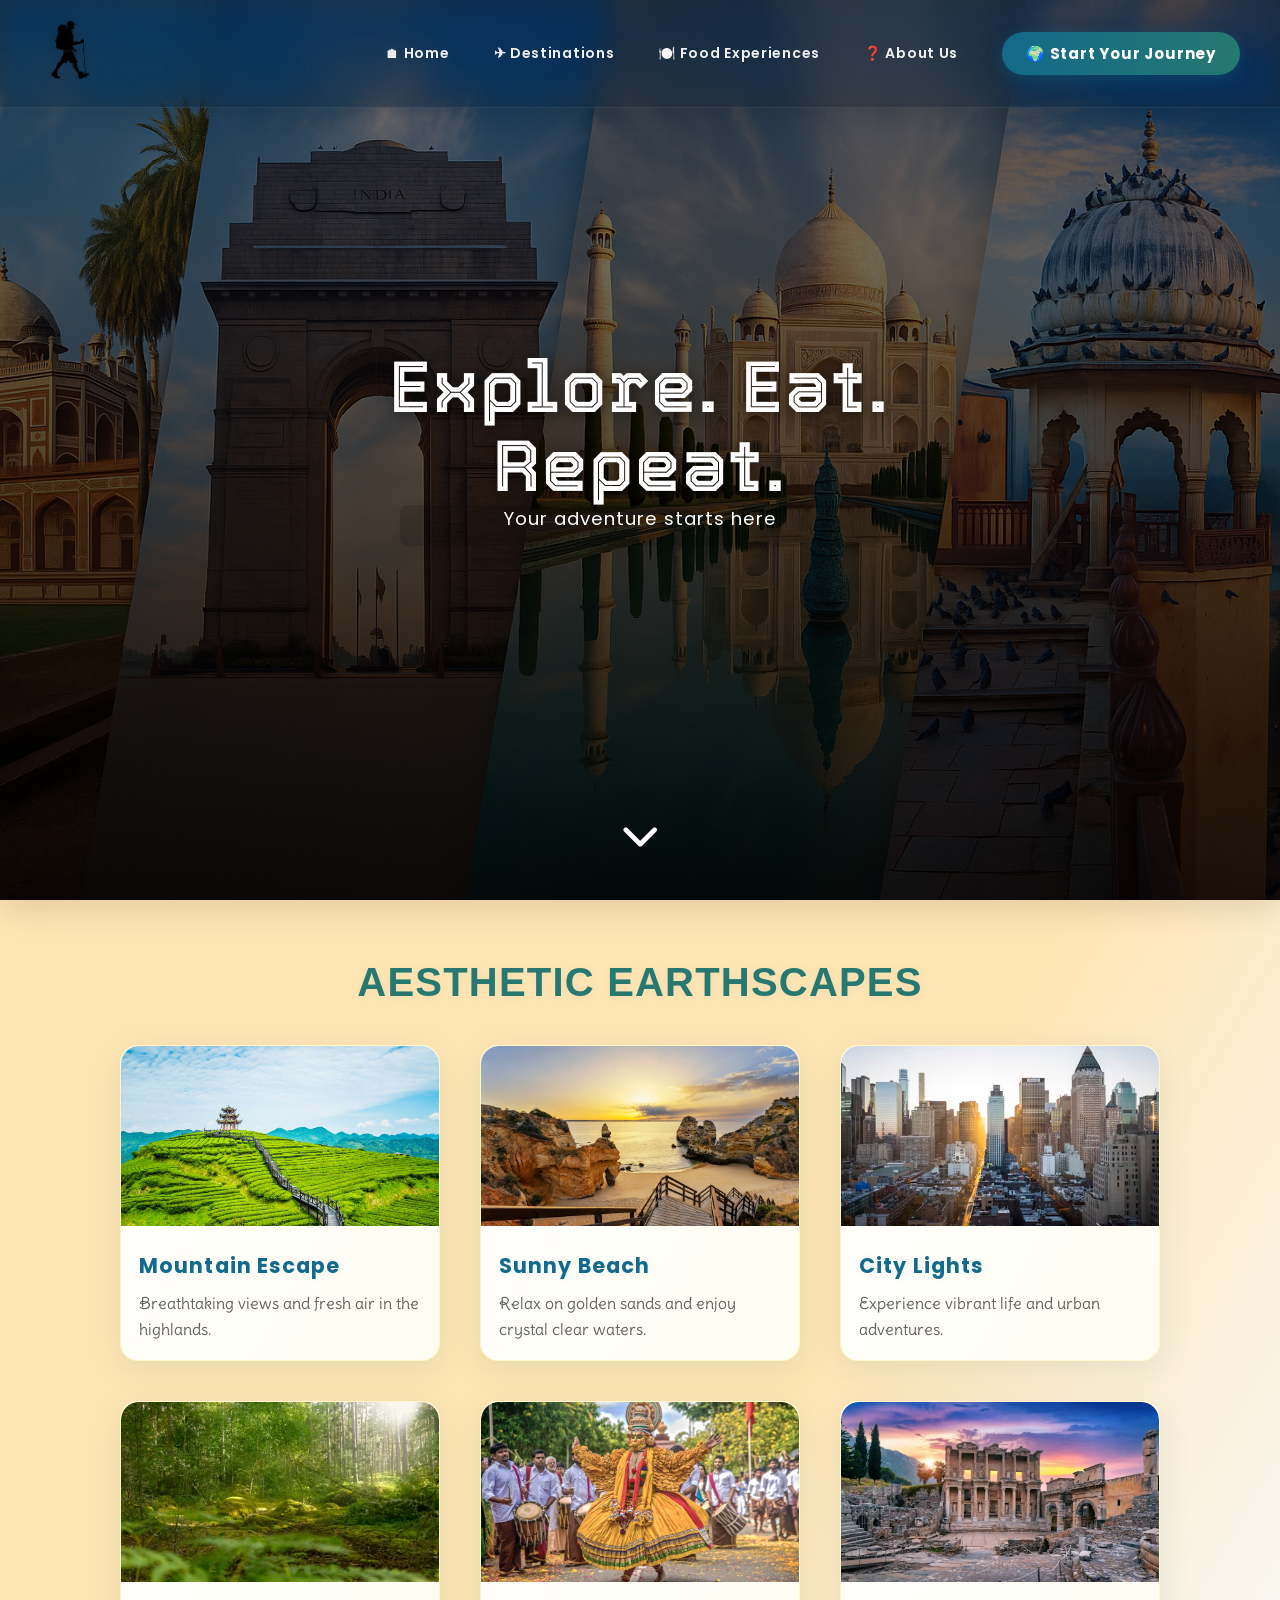
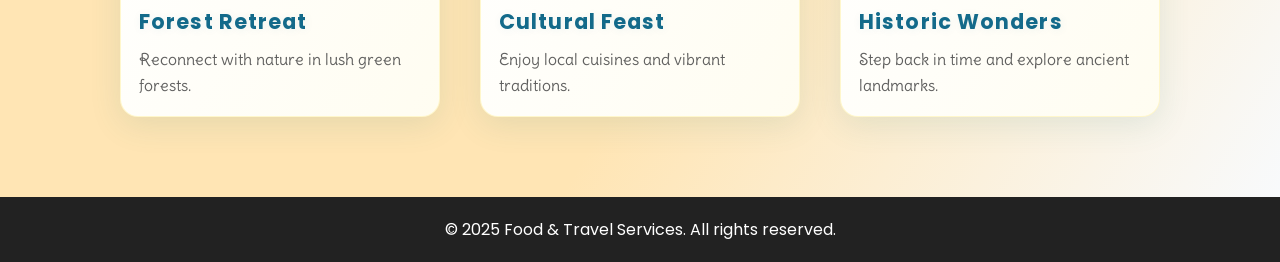
<file: index.html>
<!DOCTYPE html>
<html lang="en">
<head>
    <meta charset="UTF-8">
    <meta name="viewport" content="width=device-width, initial-scale=1">
    <title>Food & Travel Services</title>
    
    <!-- Fonts -->
    <link href="https://fonts.googleapis.com/css2?family=Poppins:wght@400;600;700&family=Playfair+Display:wght@700&display=swap" rel="stylesheet">
    <link href="https://fonts.googleapis.com/css2?family=Delius+Swash+Caps&family=Tourney:ital,wght@0,100..900;1,100..900&display=swap" rel="stylesheet">

    <!-- CSS -->
    <link rel="stylesheet" href="foodtravel.css">

    <!-- Font Awesome -->
    <link rel="stylesheet" href="https://cdnjs.cloudflare.com/ajax/libs/font-awesome/6.4.0/css/all.min.css">
</head>

<body>

    <!-- Navbar -->
    <header>
        <div class="navcontain">
            <div class="nav">
                <div class="logo">
                    <img src="travler.png" alt="Logo">
                </div>
                <nav class="nav-links">
                    <a href="#">🏠︎ Home</a>
                    <a href="destiations.html">✈︎ Destinations</a>
                    <a href="foodexperience.html">🍽️ Food Experiences</a>
                    <a href="about.html">❓ About Us</a>
                    <a href="#" class="login_form">🌍 Start Your Journey</a>
                </nav>
            </div>
        </div>
    </header>

    <!-- Hero Section -->
    <section class="main_image">
        <div class="overlay-text">
            <h1>Explore. Eat. Repeat.</h1>
           <div class="typewriter" data-placeholder="Your adventure starts here">
    <span>Discover amazing destinations</span>
    <span>Taste unforgettable flavors</span>
    <span>Your adventure starts here</span>
</div>

        </div>
        <!-- Scroll down arrow -->
        <a href="#next-section" class="scroll-down">
            <i class="fas fa-chevron-down"></i>
        </a>
    </section>

    <!-- Next Section -->

        <!-- Places to Visit Section -->
        <section id="places" class="places-section">
            <h2>Aesthetic Earthscapes</h2>
            <div class="places-cards">
                <div class="place-card">
                    <img src="mount.jpg" alt="Mountain View">
                    <div class="place-info">
                        <h3>Mountain Escape</h3>
                        <p>Breathtaking views and fresh air in the highlands.</p>
                    </div>
                </div>
                <div class="place-card">
                    <img src="sunnybeach.avif" alt="Beach">
                    <div class="place-info">
                        <h3>Sunny Beach</h3>
                        <p>Relax on golden sands and enjoy crystal clear waters.</p>
                    </div>
                </div>
                <div class="place-card">
                    <img src="city.avif" alt="City Lights">
                    <div class="place-info">
                        <h3>City Lights</h3>
                        <p>Experience vibrant life and urban adventures.</p>
                    </div>
                </div>
                    <div class="place-card">
                        <img src="nature2.avif" alt="Forest Retreat">
                        <div class="place-info">
                            <h3>Forest Retreat</h3>
                            <p>Reconnect with nature in lush green forests.</p>
                        </div>
                    </div>
                    <div class="place-card">
                        <img src="culutre.avif" alt="Cultural Feast">
                        <div class="place-info">
                            <h3>Cultural Feast</h3>
                            <p>Enjoy local cuisines and vibrant traditions.</p>
                        </div>
                    </div>
                    <div class="place-card">
                        <img src="hisoric.avif" alt="Historic Wonders">
                        <div class="place-info">
                            <h3>Historic Wonders</h3>
                            <p>Step back in time and explore ancient landmarks.</p>
                        </div>
                    </div>
            </div>
        </section>

    <!-- Footer -->
    <footer style="text-align:center; padding:20px; background:#222; color:white;">
        &copy; 2025 Food & Travel Services. All rights reserved.
    </footer>

</body>
</html>
</file>
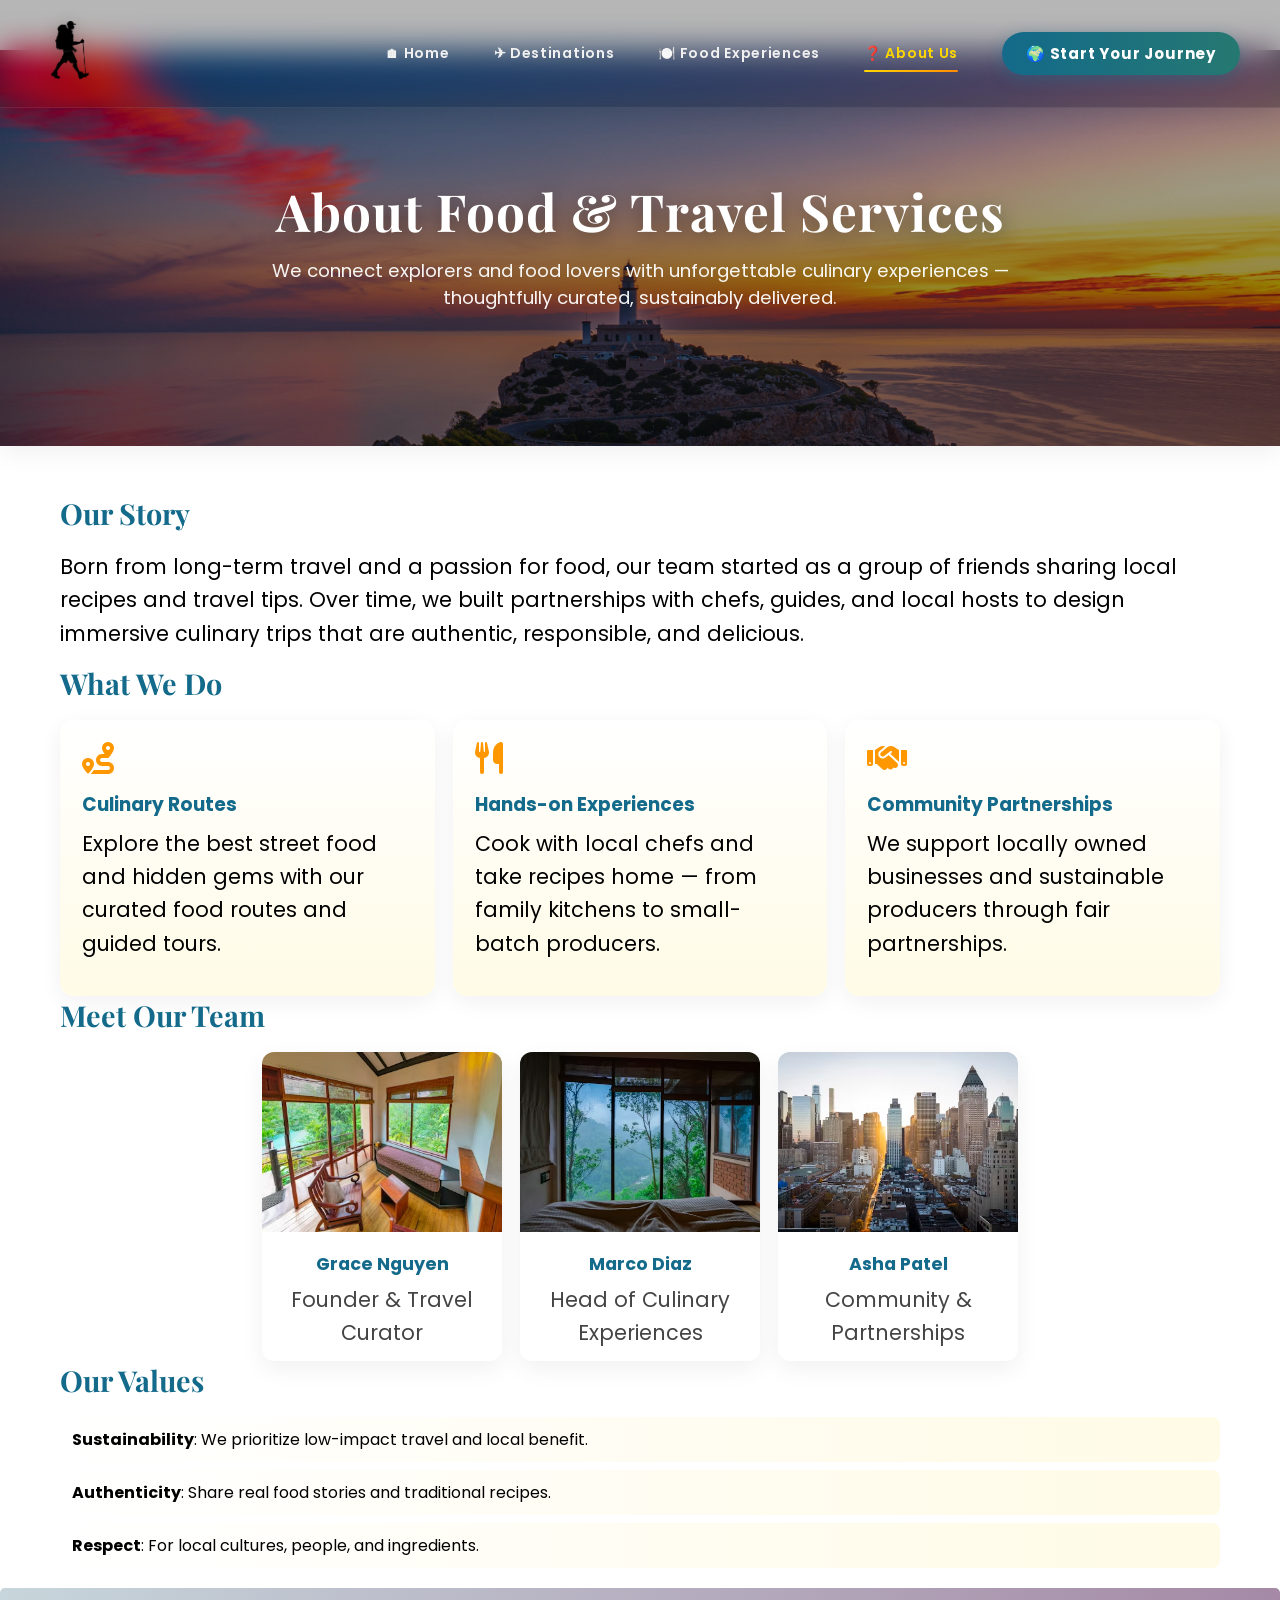
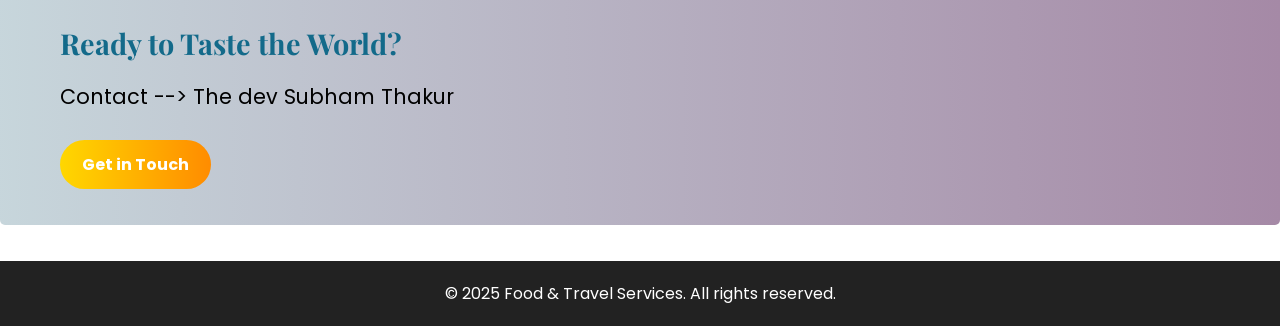
<file: about.html>
<!DOCTYPE html>
<html lang="en">

<head>
    <meta charset="UTF-8">
    <meta name="viewport" content="width=device-width, initial-scale=1.0">
    <title>About Us - Food & Travel Services</title>
    <!-- Fonts -->
    <link href="https://fonts.googleapis.com/css2?family=Poppins:wght@400;600;700&family=Playfair+Display:wght@700&display=swap" rel="stylesheet">
    <link href="https://fonts.googleapis.com/css2?family=Delius+Swash+Caps&family=Tourney:ital,wght@0,100..900;1,100..900&display=swap" rel="stylesheet">
    <!-- CSS -->
    <link rel="stylesheet" href="foodtravel.css">
    <link rel="stylesheet" href="ABOUT.CSS">
    <!-- Font Awesome -->
    <link rel="stylesheet" href="https://cdnjs.cloudflare.com/ajax/libs/font-awesome/6.4.0/css/all.min.css">
</head>

<body>
   <header>
        <div class="navcontain">
            <div class="nav">
                <div class="logo">
                    <img src="travler.png" alt="Logo">
                </div>
                <nav class="nav-links">
                    <a href="index.html">🏠︎ Home</a>
                    <a href="destiations.html">✈︎ Destinations</a>
                    <a href="foodexperience.html">🍽️ Food Experiences</a>
                    <a href="about.html" class="active">❓ About Us</a>
                    <a href="#contact" class="login_form">🌍 Start Your Journey</a>
                </nav>
            </div>
        </div>
    </header>

    <!-- About Hero -->
    <section class="about-hero">
        <div class="hero-inner">
            <h1>About Food & Travel Services</h1>
            <p class="lead">We connect explorers and food lovers with unforgettable culinary experiences — thoughtfully curated, sustainably delivered.</p>
        </div>
    </section>

    <!-- About Content -->
    <main class="about-content">
        <section class="story">
            <div class="container">
                <h2>Our Story</h2>
                <p>Born from long-term travel and a passion for food, our team started as a group of friends sharing local recipes and travel tips. Over time, we built partnerships with chefs, guides, and local hosts to design immersive culinary trips that are authentic, responsible, and delicious.</p>
            </div>
        </section>

        <section class="what-we-do">
            <div class="container">
                <h2>What We Do</h2>
                <div class="services-grid">
                    <div class="service-card">
                        <i class="fas fa-route fa-2x" aria-hidden="true"></i>
                        <h3>Culinary Routes</h3>
                        <p>Explore the best street food and hidden gems with our curated food routes and guided tours.</p>
                    </div>
                    <div class="service-card">
                        <i class="fas fa-utensils fa-2x" aria-hidden="true"></i>
                        <h3>Hands-on Experiences</h3>
                        <p>Cook with local chefs and take recipes home — from family kitchens to small-batch producers.</p>
                    </div>
                    <div class="service-card">
                        <i class="fas fa-handshake fa-2x" aria-hidden="true"></i>
                        <h3>Community Partnerships</h3>
                        <p>We support locally owned businesses and sustainable producers through fair partnerships.</p>
                    </div>
                </div>
            </div>
        </section>

        <section class="team">
            <div class="container">
                <h2>Meet Our Team</h2>
                <div class="team-grid">
                    <article class="team-card">
                        <img src="hotel.avif" alt="Grace - Founder"> 
                        <h4>Grace Nguyen</h4>
                        <p>Founder & Travel Curator</p>
                    </article>
                    <article class="team-card">
                        <img src="room.avif" alt="Marco - Culinary Lead"> 
                        <h4>Marco Diaz</h4>
                        <p>Head of Culinary Experiences</p>
                    </article>
                    <article class="team-card">
                        <img src="city.avif" alt="Asha - Community Lead"> 
                        <h4>Asha Patel</h4>
                        <p>Community & Partnerships</p>
                    </article>
                </div>
            </div>
        </section>

        <section class="values">
            <div class="container">
                <h2>Our Values</h2>
                <ul class="values-list">
                    <li><strong>Sustainability</strong>: We prioritize low-impact travel and local benefit.</li>
                    <li><strong>Authenticity</strong>: Share real food stories and traditional recipes.</li>
                    <li><strong>Respect</strong>: For local cultures, people, and ingredients.</li>
                </ul>
            </div>
        </section>

         <!-- CTA -->
         <section id="contact" class="cta">
            <div class="container">
                <h2>Ready to Taste the World?</h2>
                <p>Contact --> The dev Subham Thakur</p>
                <a class="cta-btn" href="#" role="button">Get in Touch</a>
            </div>
        </section>
    </main>

    <!-- Footer -->
    <footer style="text-align:center; padding:20px; background:#222; color:white;">
        &copy; 2025 Food & Travel Services. All rights reserved.
    </footer>
</body>


</html>
</file>
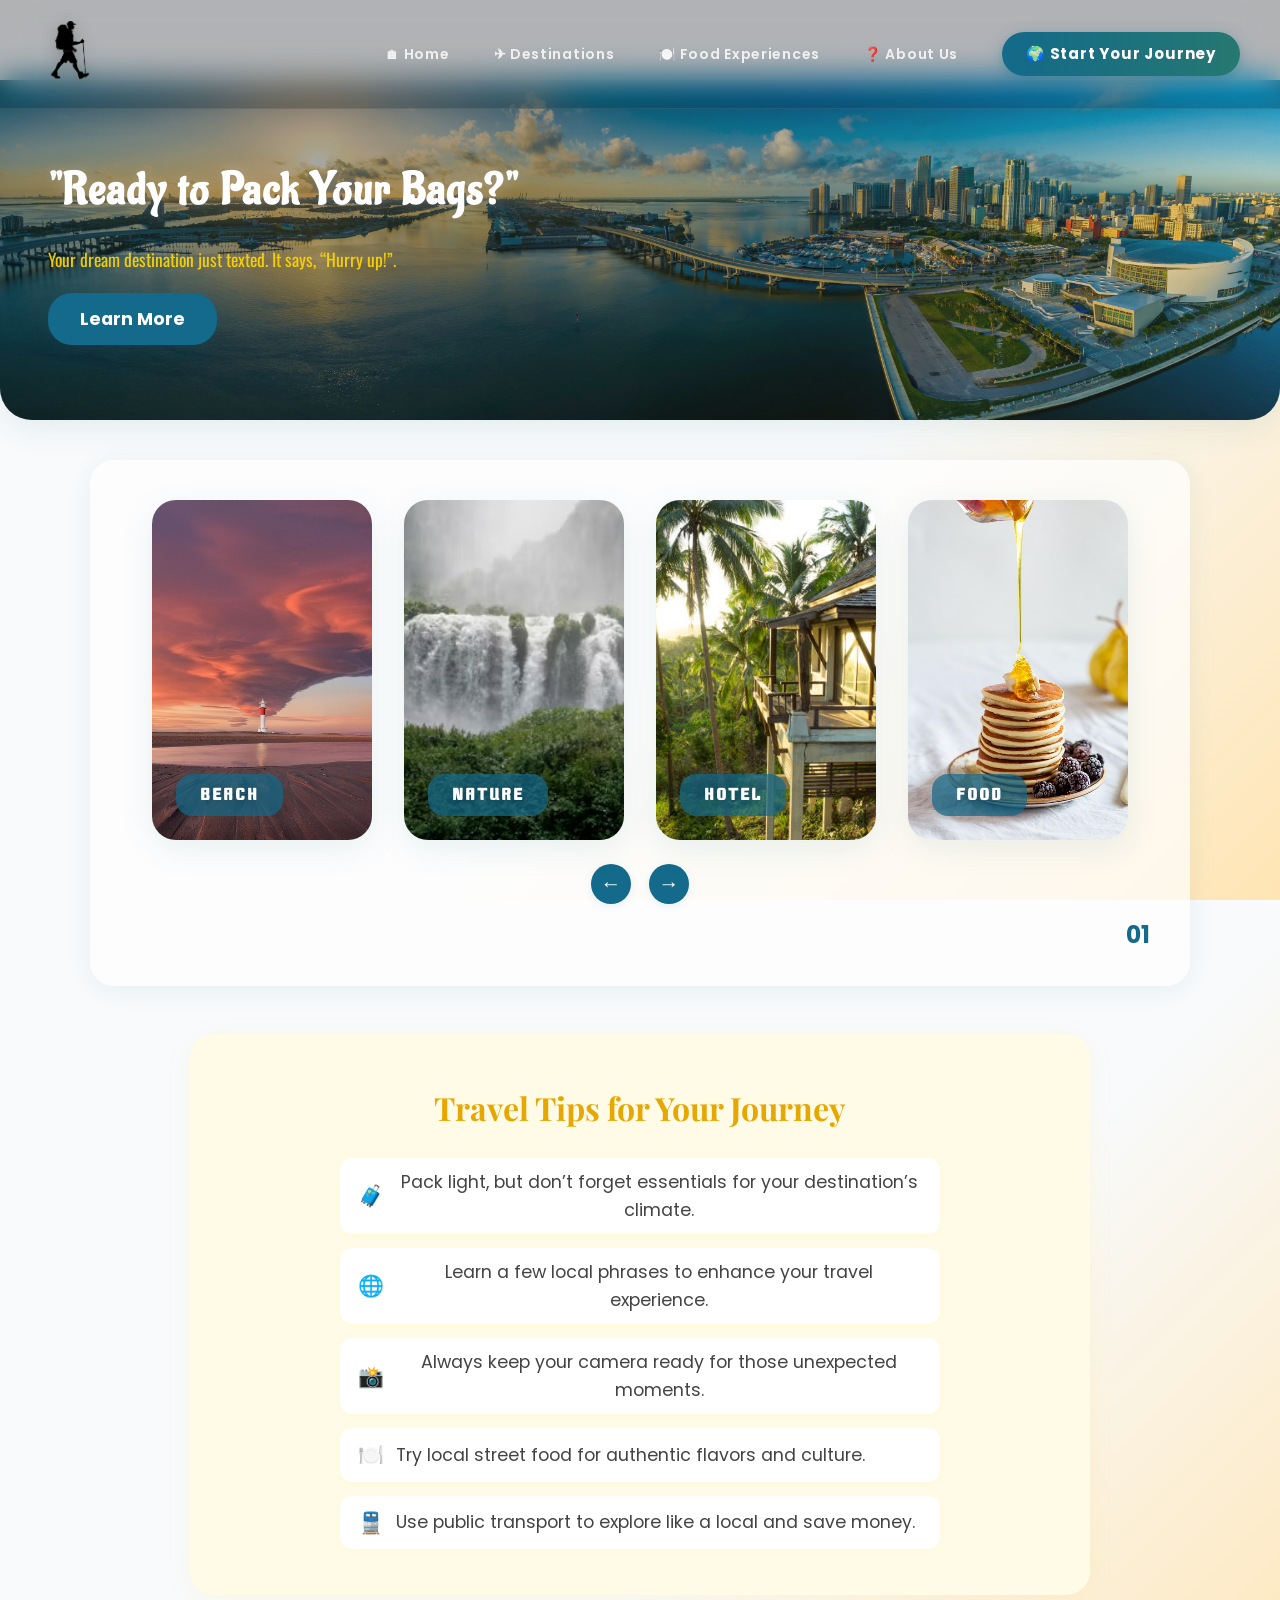
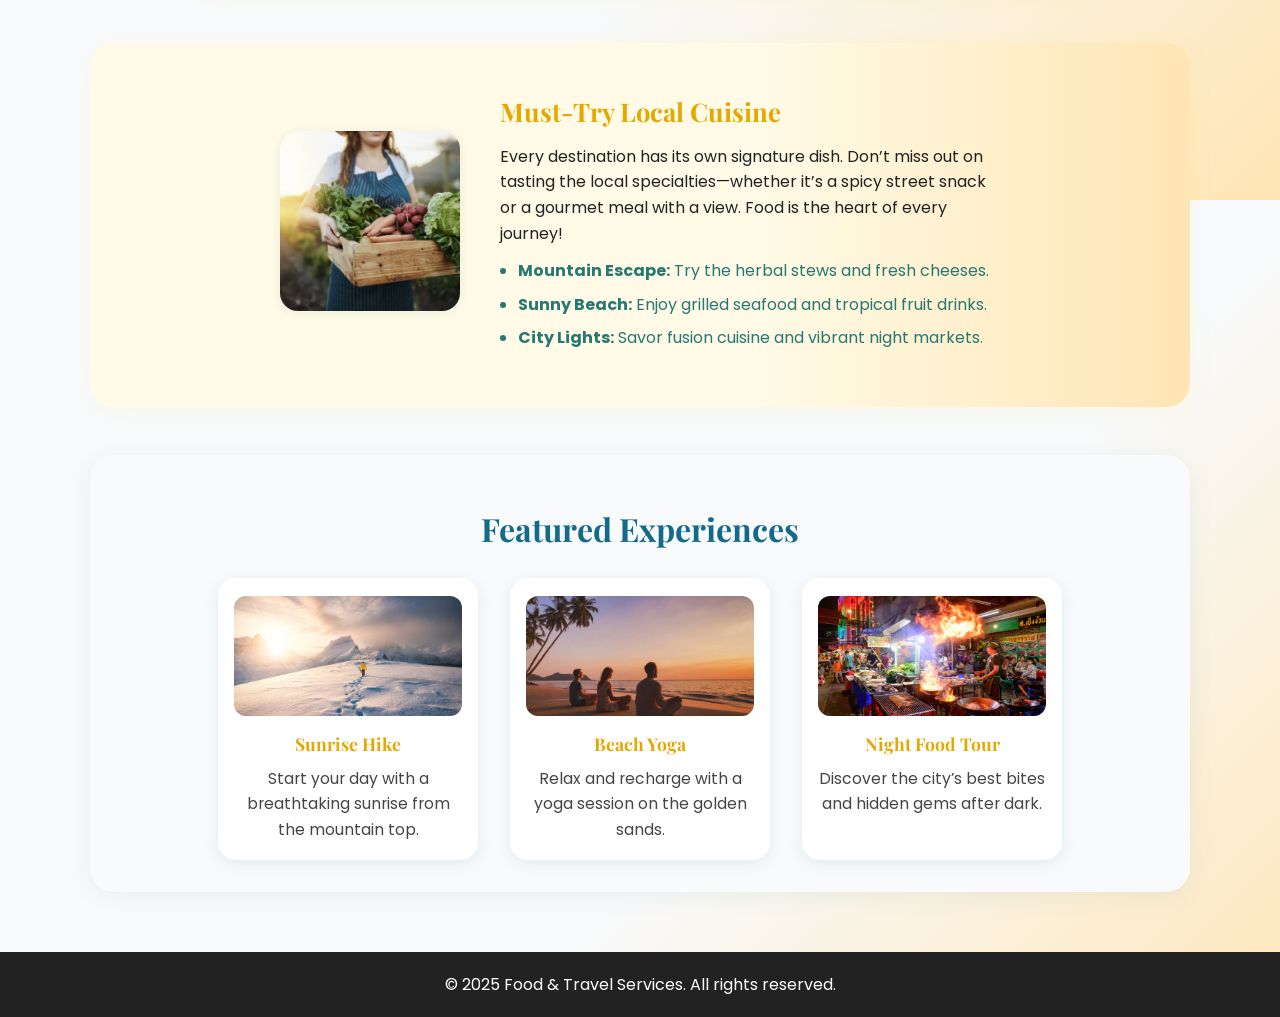
<file: destiations.html>
<!DOCTYPE html>
<html lang="en">

<head>
    <meta charset="UTF-8">
    <meta name="viewport" content="width=device-width, initial-scale=1">
    <title>Destinations</title>
    <link rel="stylesheet" href="destiations.css">
    <link
        href="https://fonts.googleapis.com/css2?family=Poppins:wght@400;600;700&family=Playfair+Display:wght@700&display=swap"
        rel="stylesheet">
</head>

<body>
    <header>
        <div class="navcontain">
            <div class="nav">
                <div class="logo">
                    <img src="travler.png" alt="Logo">
                </div>
                <nav class="nav-links">
                    <a href="index.html">🏠︎ Home</a>
                    <a href="destiations.html">✈︎ Destinations</a>
                    <a href="foodexperience.html">🍽️ Food Experiences</a>
                    <a href="about.html">❓ About Us</a>
                    <a href="#" class="login_form">🌍 Start Your Journey</a>
                </nav>
            </div>
        </div>
    </header>
    <!-- Hero Section -->
    <section class="hero-banner">
        <div class="hero-overlay"></div>
        <div class="hero-content">
            <h1>"Ready to Pack Your Bags?"</h1>
            <p>Your dream destination just texted. It says, “Hurry up!”.</p>
            <a href="#dest-carousel" class="cta-btn">Learn More</a>
        </div>
    </section>

    <!-- Destinations Carousel -->
    <section id="dest-carousel" class="carousel-section">
        <div class="carousel-container">
            <div class="carousel-card beach">
                <img src="lighthouse.jpg" alt="Beach">
                <span class="carousel-label">BEACH</span>
            </div>
            <div class="carousel-card nature">
                <img src="Dforest.avif" alt="Nature">
                <span class="carousel-label">NATURE</span>
            </div>
            <div class="carousel-card hotel">
                <img src="hotel.jpg" alt="Hotel">
                <span class="carousel-label">HOTEL</span>
            </div>
            <div class="carousel-card more">
                <img src="pancakes.jpg" alt="More">
                <span class="carousel-label">FOOD</span>
            </div>
        </div>
        <div class="carousel-controls">
            <button class="carousel-btn">&#8592;</button>
            <button class="carousel-btn">&#8594;</button>
        </div>
        <div class="carousel-progress">01</div>
    </section>
    
</body>

<!-- Travel Tips Section -->
<section class="tips-section">
    <h2>Travel Tips for Your Journey</h2>
    <ul class="tips-list">
        <li><span>🧳</span> Pack light, but don’t forget essentials for your destination’s climate.</li>
        <li><span>🌐</span> Learn a few local phrases to enhance your travel experience.</li>
        <li><span>📸</span> Always keep your camera ready for those unexpected moments.</li>
        <li><span>🍽️</span> Try local street food for authentic flavors and culture.</li>
        <li><span>🚆</span> Use public transport to explore like a local and save money.</li>
    </ul>
</section>

<!-- Food Highlight Section -->
<section class="food-highlight">
    <div class="food-img">
        <img src="localcousine.jpg" alt="Local Cuisine">
    </div>
    <div class="food-desc">
        <h2>Must-Try Local Cuisine</h2>
        <p>Every destination has its own signature dish. Don’t miss out on tasting the local specialties—whether it’s a
            spicy street snack or a gourmet meal with a view. Food is the heart of every journey!</p>
        <ul>
            <li><b>Mountain Escape:</b> Try the herbal stews and fresh cheeses.</li>
            <li><b>Sunny Beach:</b> Enjoy grilled seafood and tropical fruit drinks.</li>
            <li><b>City Lights:</b> Savor fusion cuisine and vibrant night markets.</li>
        </ul>
    </div>
</section>

<!-- Featured Experiences Carousel (static for now) -->
<section class="experiences-section">
    <h2>Featured Experiences</h2>
    <div class="experiences-carousel">
        <div class="experience-card">
            <img src="sunrise.jpg" alt="Sunrise Hike">
            <div>
                <h3>Sunrise Hike</h3>
                <p>Start your day with a breathtaking sunrise from the mountain top.</p>
            </div>
        </div>
        <div class="experience-card">
            <img src="beech yoga.jpg" alt="Beach Yoga">
            <div>
                <h3>Beach Yoga</h3>
                <p>Relax and recharge with a yoga session on the golden sands.</p>
            </div>
        </div>
        <div class="experience-card">
            <img src="nightfood.jpg" alt="Night Food Tour">
            <div>
                <h3>Night Food Tour</h3>
                <p>Discover the city’s best bites and hidden gems after dark.</p>
            </div>
        </div>
    </div>
</section>
<footer style="text-align:center; padding:20px; background:#222; color:white; ">
        &copy; 2025 Food & Travel Services. All rights reserved.
    </footer>
</body>


</html>
</file>
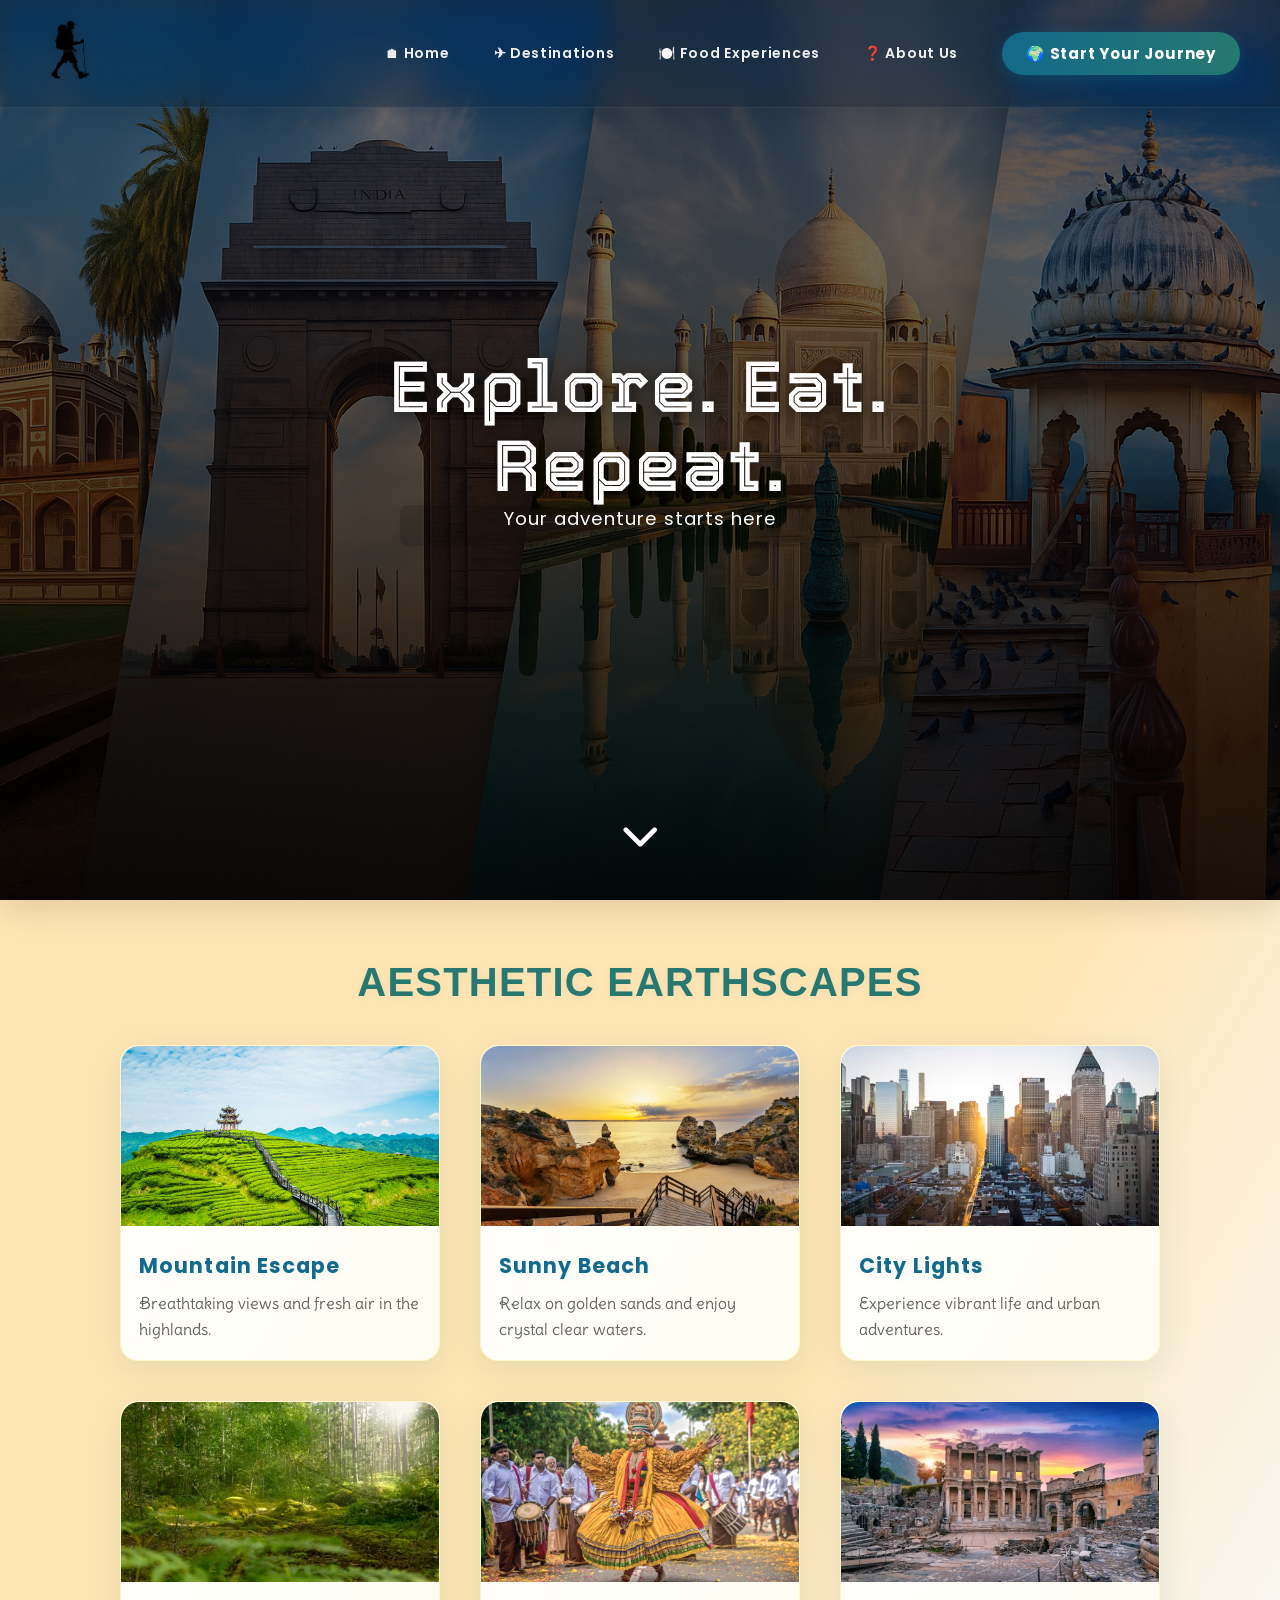
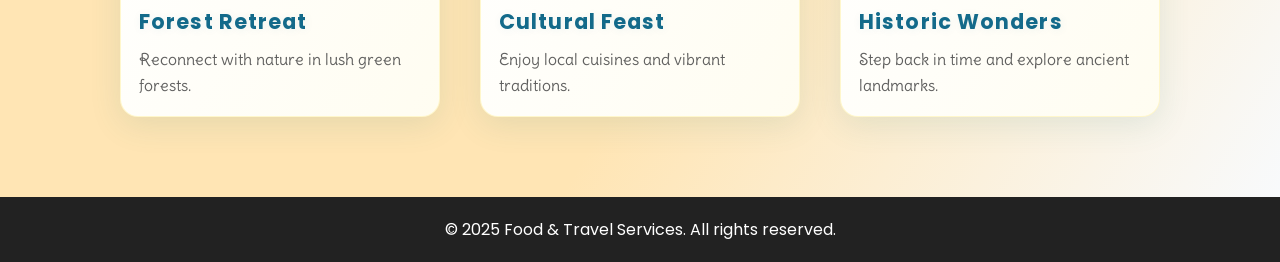
<file: foodtravel.html>
<!DOCTYPE html>
<html lang="en">
<head>
    <meta charset="UTF-8">
    <meta name="viewport" content="width=device-width, initial-scale=1">
    <title>Food & Travel Services</title>
    
    <!-- Fonts -->
    <link href="https://fonts.googleapis.com/css2?family=Poppins:wght@400;600;700&family=Playfair+Display:wght@700&display=swap" rel="stylesheet">
    <link href="https://fonts.googleapis.com/css2?family=Delius+Swash+Caps&family=Tourney:ital,wght@0,100..900;1,100..900&display=swap" rel="stylesheet">

    <!-- CSS -->
    <link rel="stylesheet" href="foodtravel.css">

    <!-- Font Awesome -->
    <link rel="stylesheet" href="https://cdnjs.cloudflare.com/ajax/libs/font-awesome/6.4.0/css/all.min.css">
</head>

<body>

    <!-- Navbar -->
    <header>
        <div class="navcontain">
            <div class="nav">
                <div class="logo">
                    <img src="travler.png" alt="Logo">
                </div>
                <nav class="nav-links">
                    <a href="#">🏠︎ Home</a>
                    <a href="destiations.html">✈︎ Destinations</a>
                    <a href="foodexperience.html">🍽️ Food Experiences</a>
                    <a href="about.html">❓ About Us</a>
                    <a href="#" class="login_form">🌍 Start Your Journey</a>
                </nav>
            </div>
        </div>
    </header>

    <!-- Hero Section -->
    <section class="main_image">
        <div class="overlay-text">
            <h1>Explore. Eat. Repeat.</h1>
           <div class="typewriter" data-placeholder="Your adventure starts here">
    <span>Discover amazing destinations</span>
    <span>Taste unforgettable flavors</span>
    <span>Your adventure starts here</span>
</div>

        </div>
        <!-- Scroll down arrow -->
        <a href="#next-section" class="scroll-down">
            <i class="fas fa-chevron-down"></i>
        </a>
    </section>

    <!-- Next Section -->

        <!-- Places to Visit Section -->
        <section id="places" class="places-section">
            <h2>Aesthetic Earthscapes</h2>
            <div class="places-cards">
                <div class="place-card">
                    <img src="mount.jpg" alt="Mountain View">
                    <div class="place-info">
                        <h3>Mountain Escape</h3>
                        <p>Breathtaking views and fresh air in the highlands.</p>
                    </div>
                </div>
                <div class="place-card">
                    <img src="sunnybeach.avif" alt="Beach">
                    <div class="place-info">
                        <h3>Sunny Beach</h3>
                        <p>Relax on golden sands and enjoy crystal clear waters.</p>
                    </div>
                </div>
                <div class="place-card">
                    <img src="city.avif" alt="City Lights">
                    <div class="place-info">
                        <h3>City Lights</h3>
                        <p>Experience vibrant life and urban adventures.</p>
                    </div>
                </div>
                    <div class="place-card">
                        <img src="nature2.avif" alt="Forest Retreat">
                        <div class="place-info">
                            <h3>Forest Retreat</h3>
                            <p>Reconnect with nature in lush green forests.</p>
                        </div>
                    </div>
                    <div class="place-card">
                        <img src="culutre.avif" alt="Cultural Feast">
                        <div class="place-info">
                            <h3>Cultural Feast</h3>
                            <p>Enjoy local cuisines and vibrant traditions.</p>
                        </div>
                    </div>
                    <div class="place-card">
                        <img src="hisoric.avif" alt="Historic Wonders">
                        <div class="place-info">
                            <h3>Historic Wonders</h3>
                            <p>Step back in time and explore ancient landmarks.</p>
                        </div>
                    </div>
            </div>
        </section>

    <!-- Footer -->
    <footer style="text-align:center; padding:20px; background:#222; color:white;">
        &copy; 2025 Food & Travel Services. All rights reserved.
    </footer>

</body>
</html>
</file>
<file: foodtravel.css>
.place-card {
    background: linear-gradient(135deg, #f8fafc 80%, #ffe5b4 100%);
    border-radius: 22px;
    box-shadow: 0 8px 32px rgba(38,120,113,0.14), 0 2px 8px rgba(255,215,0,0.08);
    overflow: hidden;
    width: 340px;
    transition: transform 0.5s cubic-bezier(.25,.8,.25,1), box-shadow 0.5s, background 0.5s;
    cursor: pointer;
    position: relative;
    display: flex;
    flex-direction: column;
    align-items: center;
    border: 1.5px solid #FFD70033;
}

.place-card::before {
    content: "";
    position: absolute;
    inset: 0;
    background: linear-gradient(120deg, rgba(255,255,255,0.08) 0%, rgba(255,215,0,0.08) 100%);
    z-index: 1;
    pointer-events: none;
    transition: opacity 0.5s;
    opacity: 0.7;
}

.place-card:hover {
    transform: translateY(-16px) scale(1.06);
    box-shadow: 0 20px 60px rgba(38,120,113,0.22), 0 4px 16px rgba(255,215,0,0.18);
    background: linear-gradient(135deg, #ffe5b4 60%, #f8fafc 100%);
}

.place-card:hover::before {
    opacity: 1;
}

.place-card img {
    width: 100%;
    height: 190px;
    object-fit: cover;
    border-top-left-radius: 22px;
    border-top-right-radius: 22px;
    transition: filter 0.5s, transform 0.5s;
    z-index: 2;
}

.place-card:hover img {
    filter: brightness(0.96) saturate(1.18) drop-shadow(0 4px 16px rgba(38,120,113,0.10));
    transform: scale(1.03);
}

.place-info {
    padding: 28px 22px 22px 22px;
    text-align: left;
    width: 100%;
    position: relative;
    z-index: 3;
}

.place-info h3 {
    font-size: 1.45rem;
    color: #136a8a;
    margin-bottom: 12px;
    font-family: 'Playfair Display', serif;
    font-weight: 700;
    letter-spacing: 1.1px;
    text-shadow: 1px 1px 8px rgba(19,106,138,0.08);
}

.place-info p {
    font-size: 1.08rem;
    color: #444;
    font-family: 'Delius Swash Caps', serif;
    opacity: 0.88;
    line-height: 1.6;
}

/* Premium card hover effect: subtle floating overlay */
.place-card:hover .place-info {
    background: rgba(255,255,255,0.12);
    border-radius: 0 0 18px 18px;
    box-shadow: 0 2px 12px rgba(255,215,0,0.08);
}

@media (max-width: 900px) {
    .places-cards { gap: 24px; }
    .place-card { width: 260px; }
}

@media (max-width: 600px) {
    .places-cards { flex-direction: column; align-items: center; gap: 18px; }
    .place-card { width: 98vw; max-width: 340px; }
}
@import url('https://fonts.googleapis.com/css2?family=Poppins:wght@400;600;700&family=Playfair+Display:wght@700&display=swap');

@import url('https://fonts.googleapis.com/css2?family=Delius+Swash+Caps&family=Sour+Gummy:ital,wght@0,100..900;1,100..900&family=Tourney:ital,wght@0,100..900;1,100..900&display=swap');


* {
    margin: 0;
    padding: 0;
    box-sizing: border-box;
    scroll-behavior: smooth;
}

body {
    font-family: 'Poppins', sans-serif;
    background: linear-gradient(135deg, #f8fafc 60%, #ffe5b4 100%);
    cursor: default;
    min-height: 100vh;
    /* Subtle texture overlay */
    background-image: url('https://www.transparenttextures.com/patterns/diamond-upholstery.png');
    background-repeat: repeat;
}

/* Sticky full-width navbar */
.navcontain {
    position: fixed;
    top: 0;
    left: 0;
    width: 100%;
    background: rgba(30, 30, 30, 0.32);
    backdrop-filter: blur(16px) saturate(180%);
    -webkit-backdrop-filter: blur(16px) saturate(180%);
    display: flex;
    justify-content: center;
    z-index: 1000;
    transition: background 0.4s, padding 0.3s;
    box-shadow: 0 4px 24px rgba(0,0,0,0.10);
    border-bottom: 1px solid rgba(255,255,255,0.08);
}

.nav {
    width: 100%;
    max-width: 1300px;
    display: flex;
    justify-content: space-between;
    align-items: center;
    padding: 20px 40px;
}

.nav .logo img {
    width: 60px;
    filter: drop-shadow(0 2px 8px rgba(0,0,0,0.22));
}

/* Nav links styling */
.nav-links {
    display: flex;
    gap: 44px;
    align-items: center;
}

.nav-links a {
    color: #f0f0f0;
    text-decoration: none;
    font-weight: 600;
    font-size: 14px;
    letter-spacing: 0.7px;
    position: relative;
    transition: color 0.3s, transform 0.2s;
    padding: 4px 0;
}

.nav-links a:hover {
    /* color: rgb(38, 180, 62); */
    transform: translateY(-2px) scale(1.05);
}

/* Elegant underline animation */
.nav-links a::after {
    content: "";
    position: absolute;
    width: 0;
    height: 2px;
    left: 0;
    bottom: -4px;
    background: linear-gradient(90deg, #FFD700, #FF8C00);
    border-radius: 2px;
    transition: width 0.3s;
}

.nav-links a:hover::after {
    width: 100%;
}

/* Login button */
.nav-links .login_form {
    background: linear-gradient(90deg, #136a8a, #267871);
    color: white;
    padding: 10px 24px;
    border-radius: 25px;
    font-weight: 700;
    transition: background 0.3s, transform 0.2s, box-shadow 0.3s;
    box-shadow: 0 4px 15px rgba(19, 106, 138, 0.4);
    border: none;
    outline: none;
    font-size: 15px;
    letter-spacing: 0.8px;
}

.nav-links .login_form:hover {
    background: linear-gradient(90deg, #267871, #136a8a);
    transform: translateY(-2px) scale(1.04);
    box-shadow: 0 6px 20px rgba(19, 106, 138, 0.6);
}

/* Hero Section */
.main_image {
    background-image: url(ai.png);
    background-size: cover;
    background-position: center;
    background-attachment: fixed;
    height: 100vh;
    min-height: 600px;
    display: flex;
    justify-content: center;
    align-items: center;
    position: relative;
    box-shadow: 0 8px 32px rgba(0,0,0,0.12);
}

/* Cinematic gradient overlay */
.main_image::before {
    content: "";
    position: absolute;
    inset: 0;
    background: linear-gradient(to bottom, rgba(0,0,0,0.45), rgba(0,0,0,0.88));
    z-index: 0;
}

/* Hero Text */
.overlay-text {
    position: relative;
    color: white;
    text-align: center;
    z-index: 1;
    padding: 0 24px;
    max-width: 700px;
    margin: 0 auto;
}

.overlay-text h1 {
    font-size: clamp(2.5rem, 8vw, 4.5rem);
    font-family: 'Tourney', serif;
    text-shadow: 2px 2px 16px rgba(0,0,0,0.6);
    animation: fadeInUp 1.2s ease-in-out;
    letter-spacing: 2px;
    line-height: 1.1;
}

.overlay-text p {
    font-size: 1.3rem;
    margin-top: 16px;
    animation: fadeInUp 1.6s ease-in-out;
    opacity: 0.92;
    font-family: 'Delius Swash Caps', serif;
    letter-spacing: 1px;
    text-shadow: 1px 1px 8px rgba(0,0,0,0.18);
}

/* Scroll-down arrow */
.scroll-down {
    position: absolute;
    bottom: 36px;
    left: 50%;
    transform: translateX(-50%);
    font-size: 2.4rem;
    color: white;
    z-index: 2;
    animation: bounce 2s infinite;
    cursor: pointer;
    transition: color 0.2s, transform 0.2s;
}

.scroll-down:hover {
    color: #FFD700;
    transform: translateX(-50%) scale(1.15);
}

/* Animations */
@keyframes fadeInUp {
    0% {
        opacity: 0;
        transform: translateY(30px);
    }
    100% {
        opacity: 1;
        transform: translateY(0);
    }
}

@keyframes bounce {
    0%, 20%, 50%, 80%, 100% {
        transform: translateX(-50%) translateY(0);
    }
    40% {
        transform: translateX(-50%) translateY(-12px);
    }
    60% {
        transform: translateX(-50%) translateY(-6px);
    }
}

/* ---------- Typewriter Animation ---------- */
:root {
    --cursor: #FFD700;
}

.typewriter {
    position: relative;
    display: inline-block;
    width: min(48ch, 92vw);
    overflow: hidden;
    white-space: nowrap;
    box-sizing: border-box;
    background: rgba(0,0,0,0.18);
    border-radius: 8px;
    padding: 8px 18px;
    box-shadow: 0 2px 12px rgba(0,0,0,0.08);
}

.typewriter::after {
    content: attr(data-placeholder);
    visibility: hidden;
    display: block;
}

.typewriter span {
    position: absolute;
    left: 0;
    top: 0;
    width: 0;
    overflow: hidden;
    white-space: nowrap;
    color: #fff;
    font-size: 1.15rem;
    letter-spacing: 1px;
}

/* Cursor blink for final phrase only */
@keyframes blink-caret {
    0%, 50%, 100% { border-color: transparent; }
    25%, 75% { border-color: var(--cursor); }
}

@keyframes typeErase {
    0%   { width: 0; opacity: 1; }
    40%  { width: 100%; opacity: 1; }
    60%  { width: 100%; opacity: 1; }
    100% { width: 0; opacity: 0; }
}

@keyframes typeStay {
    0%   { width: 0; opacity: 1; }
    100% { width: 100%; opacity: 1; }
}

/* Phrase 1 */
.typewriter span:nth-child(1) {
    animation: typeErase 4s steps(48, end) 0s 1 forwards;
}

/* Phrase 2 */
.typewriter span:nth-child(2) {
    animation: typeErase 4s steps(48, end) 4s 1 forwards;
}

/* Phrase 3 */
.typewriter span:nth-child(3) {
    animation: typeStay 4s steps(48, end) 8s 1 forwards;
}

.typewriter span:nth-child(3)::after {
    content: '';
    position: absolute;
    right: -3px;
    top: 0;
    bottom: 0;
    width: 3px;
    border-right: 3px solid transparent;
    animation: blink-caret 0.7s step-end infinite 12s;
}

/* Responsive tweaks */
@media (max-width: 900px) {
    .nav { padding: 12px 10px; }
    .nav-links { gap: 24px; }
    .overlay-text h1 { font-size: 2.6rem; }
    .main_image { min-height: 400px; }
}

@media (max-width: 600px) {
    .nav { flex-direction: column; padding: 8px 2vw; }
    .nav-links { gap: 16px; }
    .overlay-text h1 { font-size: 2rem; }
    .overlay-text p { font-size: 1rem; }
    .main_image { min-height: 300px; }
    .typewriter { padding: 6px 8px; }
}

@media (max-width: 420px) {
    .typewriter { width: min(40ch, 92vw); }
    .overlay-text { padding: 0 8px; }
    .scroll-down { font-size: 1.5rem; }
}

/* Places to Visit Section */
.places-section {
    background: linear-gradient(120deg, #ffe5b4 60%, #f8fafc 100%);
    padding: 60px 0 80px 0;
    text-align: center;
}

.places-section h2 {
    text-transform: uppercase;
    font-family: "Sour Gummy", sans-serif;
    font-size: 2.5rem;
    margin-bottom: 40px;
    color: #267871;
    letter-spacing: 1.2px;
    text-shadow: 1px 1px 8px rgba(38,120,113,0.08);
}

.places-cards {
    display: flex;
    justify-content: center;
    gap: 40px;
    flex-wrap: wrap;
    padding: 0 24px;
}

.place-card {
    background: #fff;
    border-radius: 18px;
    box-shadow: 0 8px 32px rgba(38,120,113,0.12);
    overflow: hidden;
    width: 320px;
    transition: transform 0.4s cubic-bezier(.25,.8,.25,1), box-shadow 0.4s;
    cursor: pointer;
    position: relative;
    display: flex;
    flex-direction: column;
    align-items: center;
}

.place-card:hover {
    transform: translateY(-12px) scale(1.04);
    box-shadow: 0 16px 48px rgba(38,120,113,0.22);
}

.place-card img {
    width: 100%;
    height: 180px;
    object-fit: cover;
    border-top-left-radius: 18px;
    border-top-right-radius: 18px;
    transition: filter 0.4s;
}

.place-card:hover img {
    filter: brightness(0.92) saturate(1.2);
}

.place-info {
    padding: 24px 18px 18px 18px;
    text-align: left;
    width: 100%;
}

.place-info h3 {
    font-size: 1.3rem;
    color: #136a8a;
    margin-bottom: 10px;
    font-family: 'Poppins', sans-serif;
}

.place-info p {
    font-size: 1rem;
    color: #444;
    font-family: 'Delius Swash Caps', serif;
    opacity: 0.85;
}

@media (max-width: 900px) {
    .places-cards { gap: 24px; }
    .place-card { width: 260px; }
}

@media (max-width: 600px) {
    .places-cards { flex-direction: column; align-items: center; gap: 18px; }
    .place-card { width: 98vw; max-width: 340px; }
}
</file>
<file: ABOUT.CSS>
/* Sticky full-width navbar */
.navcontain {
    position: fixed;
    top: 0;
    left: 0;
    width: 100%;
    background: rgba(30, 30, 30, 0.32);
    backdrop-filter: blur(16px) saturate(180%);
    -webkit-backdrop-filter: blur(16px) saturate(180%);
    display: flex;
    justify-content: center;
    z-index: 1000;
    transition: background 0.4s, padding 0.3s;
    box-shadow: 0 4px 24px rgba(0,0,0,0.10);
    border-bottom: 1px solid rgba(255,255,255,0.08);
}

.nav {
    width: 100%;
    max-width: 1300px;
    display: flex;
    justify-content: space-between;
    align-items: center;
    padding: 20px 40px;
}

.nav .logo img {
    width: 60px;
    filter: drop-shadow(0 2px 8px rgba(0,0,0,0.22));
}

/* Nav links styling */
.nav-links {
    display: flex;
    gap: 44px;
    align-items: center;
}

.nav-links a {
    color: #f0f0f0;
    text-decoration: none;
    font-weight: 600;
    font-size: 14px;
    letter-spacing: 0.7px;
    position: relative;
    transition: color 0.3s, transform 0.2s;
    padding: 4px 0;
}

.nav-links a:hover {
    /* color: rgb(38, 180, 62); */
    transform: translateY(-2px) scale(1.05);
}

/* Elegant underline animation */
.nav-links a::after {
    content: "";
    position: absolute;
    width: 0;
    height: 2px;
    left: 0;
    bottom: -4px;
    background: linear-gradient(90deg, #FFD700, #FF8C00);
    border-radius: 2px;
    transition: width 0.3s;
}

.nav-links a:hover::after {
    width: 100%;
}

/* Login button */
.nav-links .login_form {
    background: linear-gradient(90deg, #136a8a, #267871);
    color: white;
    padding: 10px 24px;
    border-radius: 25px;
    font-weight: 700;
    transition: background 0.3s, transform 0.2s, box-shadow 0.3s;
    box-shadow: 0 4px 15px rgba(19, 106, 138, 0.4);
    border: none;
    outline: none;
    font-size: 15px;
    letter-spacing: 0.8px;
}

.nav-links .login_form:hover {
    background: linear-gradient(90deg, #267871, #136a8a);
    transform: translateY(-2px) scale(1.04);
    box-shadow: 0 6px 20px rgba(19, 106, 138, 0.6);
}

/* Active link style for navbar */
.nav-links a.active {
    color: #ffd700;
}
.nav-links a.active::after {
    width: 100%;
}

/* About page styles */
.about-hero {
    margin-top: 50px; /*prevent being under the sticky nav*/
    /* layered background: hero image then a soft gradient fallback */
    background-image: url('finalabout.jpg');
    background-size: cover;
    background-position: top center;
    /* background-repeat: no-repeat; */
    padding: 68px 20px; /* slightly larger for visual spacing */
    text-align: center;
    box-shadow: 0 8px 24px rgba(0,0,0,0.06);
    position: relative; /* for overlay */
    overflow: hidden;
}
.about-hero::before {
    /* dark overlay for text readability */
    content: "";
    position: absolute;
    inset: 0;
    background: linear-gradient(180deg, rgba(0,0,0,0.32) 0%, rgba(0,0,0,0.48) 100%);
    z-index: 1;
}
.about-hero .hero-inner {
    position: relative; z-index: 2; color: #fff;
    display: flex; flex-direction: column; align-items: center; justify-content: center; text-align: center;
    min-height: 260px; padding: 18px; max-width: 1100px; margin: 0 auto;
}
.about-hero .hero-inner h1 {
    font-family: 'Playfair Display', serif;
    font-size: clamp(2rem, 4vw, 3.2rem);
    color: #fff;
    letter-spacing: 1px;
    margin-bottom: 12px;
    text-shadow: 0 4px 20px rgba(0,0,0,0.42);
}
.about-hero .hero-inner .lead {
    font-size: 1.15rem;
    color: rgba(255,255,255,0.95);
    width: min(68ch, 90%);
    margin: 0 auto 8px auto;
}

.about-content { padding: 48px 0 36px 0; }
.about-content .container { max-width: 1200px; margin: 0 auto; padding: 0 20px; }
.about-content h2 { font-family: 'Playfair Display', serif; color: #136a8a; font-size: 1.8rem; margin-bottom: 18px; font-weight: bold;}
.about-content p { color: #000000; line-height: 1.6; margin-bottom: 14px; font-size: 1.3rem;}

.services-grid { display: grid; grid-template-columns: repeat(3, 1fr); gap: 18px; margin-top: 18px; }
.service-card {
    background: linear-gradient(180deg, #fff 0%, #fffbe6 100%);
    border-radius: 14px; padding: 22px; text-align: left; box-shadow: 0 6px 22px rgba(0,0,0,0.06);
}
.service-card i { color: #ff9800; margin-bottom: 8px; display: inline-block; }
.service-card h3 { margin: 8px 0; color: #136a8a; }

.team-grid { display: flex; gap: 18px; justify-content: center; align-items: stretch; margin-top: 12px; }
.team-card { width: 240px; background: #fff; border-radius: 12px; overflow: hidden; text-align: center; box-shadow: 0 8px 24px rgba(0,0,0,0.06); }
.team-card img { width: 100%; height: 180px; object-fit: cover; }
.team-card h4 { margin: 12px 0 6px; color: #136a8a; font-size: 1.1rem; }
.team-card p { margin-bottom: 12px; color: #444; }

.values-list { list-style: none; margin-top: 12px; display: grid; grid-template-columns: 1fr; gap: 8px; }
.values-list li { padding: 10px 12px; background: linear-gradient(90deg, #fff, #fffbe6); border-radius: 8px; }

.cta { background: linear-gradient(90deg, #26607642, #4d164f81); color: #fff; padding: 36px 20px; border-radius: 5px; margin-top: 20px; }
.cta .cta-btn { display: inline-block; margin-top: 12px; padding: 12px 22px; border-radius: 28px; color: white; background: linear-gradient(90deg, #FFD700, #FF8C00); text-decoration: none; font-weight: 700; }

@media (max-width: 900px) {
    .services-grid { grid-template-columns: repeat(2, 1fr); }
    .team-grid { flex-direction: column; align-items: center; }
    .about-hero { padding: 48px 18px; }
    .about-hero .hero-inner { min-height: 180px; }
}
@media (max-width: 600px) {
    .services-grid { grid-template-columns: 1fr; }
    .about-hero { padding: 36px 14px; }
    .about-hero .hero-inner { min-height: 160px; }
    .about-hero .hero-inner h1 { font-size: 1.6rem; }
}

/* slight utility tweak so that the nav won't overlap fixed header for anchors */
section { scroll-margin-top: 90px; }
</file>
<file: destiations.css>
@import url('https://fonts.googleapis.com/css2?family=Aladin&family=Keania+One&family=Oswald:wght@200..700&family=Rubik+Gemstones&display=swap');





/* Sticky full-width navbar */
.navcontain {
    position: fixed;
    top: 0;
    left: 0;
    width: 100%;
    background: rgba(30, 30, 30, 0.32);
    backdrop-filter: blur(16px) saturate(180%);
    -webkit-backdrop-filter: blur(16px) saturate(180%);
    display: flex;
    justify-content: center;
    z-index: 1000;
    transition: background 0.4s, padding 0.3s;
    box-shadow: 0 4px 24px rgba(0,0,0,0.10);
    border-bottom: 1px solid rgba(255,255,255,0.08);
}

.nav {
    width: 100%;
    max-width: 1300px;
    display: flex;
    justify-content: space-between;
    align-items: center;
    padding: 20px 40px;
}

.nav .logo img {
    width: 60px;
    filter: drop-shadow(0 2px 8px rgba(0,0,0,0.22));
}

/* Nav links styling */
.nav-links {
    display: flex;
    gap: 44px;
    align-items: center;
}

.nav-links a {
    color: #f0f0f0;
    text-decoration: none;
    font-weight: 600;
    font-size: 14px;
    letter-spacing: 0.7px;
    position: relative;
    transition: color 0.3s, transform 0.2s;
    padding: 4px 0;
}

.nav-links a:hover {
    /* color: rgb(38, 180, 62); */
    transform: translateY(-2px) scale(1.05);
}

/* Elegant underline animation */
.nav-links a::after {
    content: "";
    position: absolute;
    width: 0;
    height: 2px;
    left: 0;
    bottom: -4px;
    background: linear-gradient(90deg, #FFD700, #FF8C00);
    border-radius: 2px;
    transition: width 0.3s;
}

.nav-links a:hover::after {
    width: 100%;
}

/* Login button */
.nav-links .login_form {
    background: linear-gradient(90deg, #136a8a, #267871);
    color: white;
    padding: 10px 24px;
    border-radius: 25px;
    font-weight: 700;
    transition: background 0.3s, transform 0.2s, box-shadow 0.3s;
    box-shadow: 0 4px 15px rgba(19, 106, 138, 0.4);
    border: none;
    outline: none;
    font-size: 15px;
    letter-spacing: 0.8px;
}

.nav-links .login_form:hover {
    background: linear-gradient(90deg, #267871, #136a8a);
    transform: translateY(-2px) scale(1.04);
    box-shadow: 0 6px 20px rgba(19, 106, 138, 0.6);
}

/* hero Banner */
.hero-banner {
    position: relative;
    height: 340px;
    background: url('hero2.jpg') center/cover no-repeat;
    display: flex;
    align-items: center;
    justify-content: flex-start;
    border-radius: 0 0 32px 32px;
    overflow: hidden;
    box-shadow: 0 8px 32px rgba(38,120,113,0.10);
    margin-bottom: 40px;
}
.hero-overlay {
    position: absolute;
    inset: 0;
    background: linear-gradient(90deg, rgba(30,30,30,0.38) 40%, rgba(255,255,255,0.08) 100%);
    z-index: 1;
}
.hero-content {
    position: relative;
    z-index: 2;
    color: #136a8a;
    text-align: left;
    padding: 0 48px;
    max-width: 600px;
}
.hero-content h1 {
    font-size: 2.8rem;
    font-family:  "Aladin", serif;
    letter-spacing: 2px;
    margin-bottom: 18px;
    /* color: #136a8a; */
    color: #fff;
    text-shadow: 2px 2px 16px rgba(255,255,255,0.22);
}
.hero-content p {
    font-size: 1.1rem;
    font-family: "Oswald", sans-serif;
    opacity: 0.92;
    color: #FFD700;
    margin-bottom: 20px;
}
.cta-btn {
    display: inline-block;
    background: #136a8a;
    color: #fff;
    padding: 12px 32px;
    border-radius: 24px;
    font-weight: 700;
    font-size: 1.1rem;
    text-decoration: none;
    box-shadow: 0 4px 16px rgba(19,106,138,0.10);
    transition: background 0.3s, transform 0.2s;
}
.cta-btn:hover {
    background: #e6a700;
    color: #136a8a;
    transform: translateY(-2px) scale(1.04);
}

/* Carousel Section */
.carousel-section {
    background: rgba(255,255,255,0.7);
    border-radius: 24px;
    box-shadow: 0 4px 24px rgba(38,120,113,0.08);
    padding: 40px 0 32px 0;
    margin: 0 auto 48px auto;
    max-width: 1100px;
    position: relative;
}
.carousel-container {
    display: flex;
    gap: 32px;
    justify-content: center;
    align-items: flex-end;
    overflow-x: visible;
    padding: 0 24px;
    scroll-behavior: smooth;
}
.carousel-card {
    position: relative;
    min-width: 220px;
    max-width: 260px;
    height: 340px;
    border-radius: 24px;
    overflow: hidden;
    box-shadow: 0 8px 32px rgba(38,120,113,0.10);
    background: #fff;
    display: flex;
    align-items: flex-end;
    transition: transform 0.4s, box-shadow 0.4s;
    cursor: pointer;
}
.carousel-card img {
    width: 100%;
    height: 100%;
    object-fit: cover;
    position: absolute;
    top: 0; left: 0;
    z-index: 1;
    transition: filter 0.4s;
}
.carousel-label {
    position: relative;
    z-index: 2;
    color: #fff;
    font-size: 1rem;
    font-family: "Keania One", sans-serif;
    font-weight: 700;
    letter-spacing: 2px;
    margin: 0 0 24px 24px;
    text-shadow: 2px 2px 12px rgba(0,0,0,0.22);
    background: rgba(19,106,138,0.7);
    padding: 8px 24px;
    border-radius: 16px;
    display: inline-block;
}
.carousel-card:hover {
    transform: translateY(-12px) scale(1.05);
    box-shadow: 0 16px 48px rgba(38,120,113,0.18);
}
.carousel-card:hover img {
    filter: brightness(0.92) saturate(1.2);
}
.carousel-controls {
    display: flex;
    gap: 18px;
    justify-content: center;
    margin-top: 24px;
}
.carousel-btn {
    background: #136a8a;
    color: #fff;
    border: none;
    border-radius: 50%;
    width: 40px;
    height: 40px;
    font-size: 1.3rem;
    cursor: pointer;
    box-shadow: 0 2px 8px rgba(19,106,138,0.10);
    transition: background 0.3s, transform 0.2s;
}
.carousel-btn:hover {
    background: #e6a700;
    color: #136a8a;
    transform: scale(1.08);
}
.carousel-progress {
    text-align: right;
    font-size: 1.5rem;
    color: #136a8a;
    font-family: 'Poppins', sans-serif;
    font-weight: 700;
    margin-top: 12px;
    margin-right: 40px;
}

@media (max-width: 900px) {
    .nav-glass { padding: 12px 10px; }
    .carousel-container { gap: 18px; }
    .carousel-card { min-width: 160px; max-width: 180px; height: 220px; }
    .carousel-label { font-size: 1.1rem; padding: 6px 12px; margin-bottom: 12px; }
    .hero-banner { height: 180px; border-radius: 0 0 18px 18px; }
    .hero-content h1 { font-size: 1.3rem; }
}
/* Travel Tips Section */
.tips-section {
    background: #fffbe7;
    padding: 48px 0 32px 0;
    text-align: center;
    margin-top: 48px;
    border-radius: 24px;
    box-shadow: 0 4px 24px rgba(255,215,0,0.08);
    max-width: 900px;
    margin-left: auto;
    margin-right: auto;
}
.tips-section h2 {
    color: #e6a700;
    font-family: 'Playfair Display', serif;
    font-size: 2rem;
    margin-bottom: 24px;
}
.tips-list {
    list-style: none;
    padding: 0;
    margin: 0 auto;
    max-width: 600px;
}
.tips-list li {
    font-size: 1.1rem;
    margin-bottom: 14px;
    display: flex;
    align-items: center;
    gap: 12px;
    color: #444;
    background: #fff;
    border-radius: 12px;
    padding: 10px 18px;
    box-shadow: 0 2px 8px rgba(255,215,0,0.06);
}
.tips-list li span {
    font-size: 1.3rem;
}

/* Food Highlight Section */
.food-highlight {
    display: flex;
    align-items: center;
    justify-content: center;
    gap: 40px;
    background: linear-gradient(90deg, #fffbe7 60%, #ffe5b4 100%);
    padding: 48px 0;
    margin: 48px auto;
    border-radius: 24px;
    max-width: 1100px;
    box-shadow: 0 4px 24px rgba(255,215,0,0.08);
    flex-wrap: wrap;
}
.food-img img {
    width: 180px;
    height: 180px;
    object-fit: cover;
    border-radius: 18px;
    box-shadow: 0 2px 12px rgba(38,120,113,0.10);
}
.food-desc {
    max-width: 500px;
    text-align: left;
}
.food-desc h2 {
    color: #e6a700;
    font-family: 'Playfair Display', serif;
    font-size: 1.6rem;
    margin-bottom: 12px;
}
.food-desc ul {
    margin-top: 12px;
    padding-left: 18px;
}
.food-desc li {
    margin-bottom: 8px;
    color: #267871;
    font-size: 1rem;
}

/* Experiences Carousel */
.experiences-section {
    background: #f8fafc;
    padding: 48px 0 32px 0;
    text-align: center;
    margin-top: 48px;
    border-radius: 24px;
    box-shadow: 0 4px 24px rgba(38,120,113,0.08);
    max-width: 1100px;
    margin-left: auto;
    margin-right: auto;
}
.experiences-section h2 {
    color: #136a8a;
    font-family: 'Playfair Display', serif;
    font-size: 2rem;
    margin-bottom: 24px;
}
.experiences-carousel {
    display: flex;
    gap: 32px;
    justify-content: center;
    flex-wrap: wrap;
}
.experience-card {
    background: #fff;
    border-radius: 18px;
    box-shadow: 0 4px 16px rgba(38,120,113,0.10);
    padding: 18px 16px;
    width: 260px;
    display: flex;
    flex-direction: column;
    align-items: center;
    transition: transform 0.4s, box-shadow 0.4s;
}
.experience-card img {
    width: 100%;
    height: 120px;
    object-fit: cover;
    border-radius: 12px;
    margin-bottom: 14px;
}
.experience-card h3 {
    color: #e6a700;
    font-size: 1.1rem;
    margin-bottom: 8px;
    font-family: 'Playfair Display', serif;
}
.experience-card p {
    color: #444;
    font-size: 0.98rem;
}
.experience-card:hover {
    transform: translateY(-8px) scale(1.04) rotate(-1deg);
    box-shadow: 0 8px 32px rgba(38,120,113,0.18);
}

@media (max-width: 900px) {
    .food-highlight { flex-direction: column; gap: 18px; }
    .experiences-carousel { gap: 18px; }
}
@media (max-width: 600px) {
    .food-highlight { padding: 24px 0; }
    .food-img img { width: 120px; height: 120px; }
    .experiences-section { padding: 24px 0 16px 0; }
    .experience-card { width: 98vw; max-width: 320px; }
}
/* Hero Section for Destinations */
.dest-hero {
    position: relative;
    height: 340px;
    background: url('scenery.jpg') center/cover no-repeat;
    display: flex;
    align-items: center;
    justify-content: center;
    margin-bottom: 40px;
    border-radius: 0 0 32px 32px;
    overflow: hidden;
    box-shadow: 0 8px 32px rgba(38,120,113,0.10);
}
.dest-hero-overlay {
    position: absolute;
    inset: 0;
    background: linear-gradient(120deg, rgba(30,30,30,0.38) 60%, rgba(255,215,0,0.18) 100%);
    z-index: 1;
}
.dest-hero-content {
    position: relative;
    z-index: 2;
    color: #fff;
    text-align: center;
    padding: 0 24px;
}
.dest-hero-content h1 {
    font-size: 2.8rem;
    font-family: "Rubik Gemstones", serif;
    letter-spacing: 2px;
    text-shadow: 2px 2px 16px rgba(0,0,0,0.22);
    margin-bottom: 18px;
}
.dest-hero-content p {
    font-size: 1.2rem;
    font-family:  sans-serif;
    opacity: 0.92;
    text-shadow: 1px 1px 8px rgba(0,0,0,0.18);
}

/* Creative Destinations Grid */
.creative-grid h2 {
    font-size: 2.2rem;
    margin-bottom: 32px;
    color: #136a8a;
    font-family: 'Playfair Display', serif;
}
.dest-grid {
    display: grid;
    grid-template-columns: repeat(auto-fit, minmax(260px, 1fr));
    gap: 32px;
    max-width: 1200px;
    margin: 0 auto;
    padding: 0 18px;
}
.dest-card {
    background: #fff;
    border-radius: 22px;
    box-shadow: 0 8px 32px rgba(38,120,113,0.10), 0 2px 8px rgba(255,215,0,0.08);
    overflow: hidden;
    position: relative;
    display: flex;
    flex-direction: column;
    transition: transform 0.5s cubic-bezier(.25,.8,.25,1), box-shadow 0.5s, background 0.5s;
    cursor: pointer;
    border: 1.5px solid #FFD70033;
    min-height: 320px;
}
.dest-card-large {
    grid-row: span 2;
    min-height: 420px;
}
.dest-card-tall {
    min-height: 380px;
}
.dest-card-wide {
    grid-column: span 2;
    min-height: 220px;
}
.dest-card img {
    width: 100%;
    height: 180px;
    object-fit: cover;
    border-top-left-radius: 22px;
    border-top-right-radius: 22px;
    transition: filter 0.5s, transform 0.5s;
    z-index: 2;
}
.dest-card-info {
    padding: 24px 18px 18px 18px;
    text-align: left;
    width: 100%;
    position: relative;
    z-index: 3;
}
.dest-card-info h3 {
    font-size: 1.25rem;
    color: #136a8a;
    margin-bottom: 10px;
    font-family: 'Playfair Display', serif;
    font-weight: 700;
    letter-spacing: 1.1px;
    text-shadow: 1px 1px 8px rgba(19,106,138,0.08);
}
.dest-card-info p {
    font-size: 1rem;
    color: #444;
    font-family: 'Delius Swash Caps', serif;
    opacity: 0.88;
    line-height: 1.6;
}
.dest-card::before {
    content: "";
    position: absolute;
    inset: 0;
    background: linear-gradient(120deg, rgba(255,255,255,0.08) 0%, rgba(255,215,0,0.08) 100%);
    z-index: 1;
    pointer-events: none;
    transition: opacity 0.5s;
    opacity: 0.7;
}
.dest-card:hover {
    transform: translateY(-16px) scale(1.04) rotate(-1deg);
    box-shadow: 0 20px 60px rgba(38,120,113,0.22), 0 4px 16px rgba(255,215,0,0.18);
    background: linear-gradient(135deg, #ffe5b4 60%, #fff 100%);
}
.dest-card:hover::before {
    opacity: 1;
}
.dest-card:hover img {
    filter: brightness(0.96) saturate(1.18) drop-shadow(0 4px 16px rgba(38,120,113,0.10));
    transform: scale(1.03) rotate(1deg);
}
.dest-card:hover .dest-card-info {
    background: rgba(255,255,255,0.12);
    border-radius: 0 0 18px 18px;
    box-shadow: 0 2px 12px rgba(255,215,0,0.08);
}
@media (max-width: 900px) {
    .dest-grid { gap: 18px; }
    .dest-card { min-height: 220px; }
    .dest-card-large, .dest-card-tall, .dest-card-wide { grid-row: auto; grid-column: auto; min-height: 220px; }
}
@media (max-width: 600px) {
    .dest-grid { grid-template-columns: 1fr; }
    .dest-card { width: 98vw; max-width: 340px; margin: 0 auto; }
    .creative-grid h2 { font-size: 2rem; }
    .dest-hero { height: 180px; border-radius: 0 0 18px 18px; }
    .dest-hero-content h1 { font-size: 1.5rem; }
}
/* CSS Reset */
* {
    margin: 0;
    padding: 0;
    box-sizing: border-box;
}

html, body {
    height: 100%;
}

body {
    font-family: 'Poppins', sans-serif;
    background: linear-gradient(135deg, #f8fafc 60%, #ffe5b4 100%);
    min-height: 100vh;
    color: #222;
    line-height: 1.6;
}

header {
    margin-bottom: 80px;
}

.places-section {
    background: none;
    padding: 40px 0 60px 0;
    text-align: center;
}

.places-section h2 {
    font-family: 'Playfair Display', serif;
    font-size: 2.5rem;
    margin-bottom: 40px;
    color: #267871;
    letter-spacing: 1.2px;
    text-shadow: 1px 1px 8px rgba(38,120,113,0.08);
}

.places-cards {
    display: flex;
    justify-content: center;
    gap: 32px;
    flex-wrap: wrap;
    padding: 0 24px;
    max-width: 1200px;
    margin: 0 auto;
}

.place-card {
    background: linear-gradient(135deg, #fff 80%, #ffe5b4 100%);
    border-radius: 22px;
    box-shadow: 0 8px 32px rgba(38,120,113,0.10), 0 2px 8px rgba(255,215,0,0.08);
    overflow: hidden;
    width: 320px;
    transition: transform 0.5s cubic-bezier(.25,.8,.25,1), box-shadow 0.5s, background 0.5s;
    cursor: pointer;
    position: relative;
    display: flex;
    flex-direction: column;
    align-items: center;
    border: 1.5px solid #FFD70033;
}

.place-card:hover {
    transform: translateY(-12px) scale(1.04);
    box-shadow: 0 20px 60px rgba(38,120,113,0.18), 0 4px 16px rgba(255,215,0,0.14);
    background: linear-gradient(135deg, #ffe5b4 60%, #fff 100%);
}

.place-card img {
    width: 100%;
    height: 180px;
    object-fit: cover;
    border-top-left-radius: 22px;
    border-top-right-radius: 22px;
    transition: filter 0.5s, transform 0.5s;
    z-index: 2;
}

.place-card:hover img {
    filter: brightness(0.96) saturate(1.18) drop-shadow(0 4px 16px rgba(38,120,113,0.10));
    transform: scale(1.03);
}

.place-info {
    padding: 24px 18px 18px 18px;
    text-align: left;
    width: 100%;
    position: relative;
    z-index: 3;
}

.place-info h3 {
    font-size: 1.25rem;
    color: #136a8a;
    margin-bottom: 10px;
    font-family: 'Playfair Display', serif;
    font-weight: 700;
    letter-spacing: 1.1px;
    text-shadow: 1px 1px 8px rgba(19,106,138,0.08);
}

.place-info p {
    font-size: 1rem;
    color: #444;
    font-family: 'Delius Swash Caps', serif;
    opacity: 0.88;
    line-height: 1.6;
}

footer {
    text-align: center;
    padding: 20px;
    background: #222;
    color: white;
    margin-top: 60px;
    border-radius: none;
}

@media (max-width: 900px) {
    .places-cards { gap: 18px; }
    .place-card { width: 220px; }
}

@media (max-width: 600px) {
    .places-cards { flex-direction: column; align-items: center; gap: 14px; }
    .place-card { width: 98vw; max-width: 340px; }
    .places-section h2 { font-size: 2rem; }
}
body {
    font-family: 'Poppins', sans-serif;
    background: linear-gradient(135deg, #f8fafc 60%, #ffe5b4 100%);
    min-height: 100vh;
}

.navcontain {
    position: fixed;
    top: 0;
    left: 0;
    width: 100%;
    background: rgba(30, 30, 30, 0.32);
    backdrop-filter: blur(16px) saturate(180%);
    display: flex;
    justify-content: center;
    z-index: 1000;
    box-shadow: 0 4px 24px rgba(0,0,0,0.10);
    border-bottom: 1px solid rgba(255,255,255,0.08);
}

.nav {
    width: 100%;
    max-width: 1300px;
    display: flex;
    justify-content: space-between;
    align-items: center;
    padding: 20px 40px;
}

.nav .logo img {
    width: 60px;
    filter: drop-shadow(0 2px 8px rgba(0,0,0,0.22));
}

.nav-links {
    display: flex;
    gap: 44px;
    align-items: center;
}

.nav-links a {
    color: #f0f0f0;
    text-decoration: none;
    font-weight: 600;
    font-size: 14px;
    letter-spacing: 0.7px;
    position: relative;
    transition: color 0.3s, transform 0.2s;
    padding: 4px 0;
}

.nav-links a:hover {
    transform: translateY(-2px) scale(1.05);
}

.nav-links a::after {
    content: "";
    position: absolute;
    width: 0;
    height: 2px;
    left: 0;
    bottom: -4px;
    background: linear-gradient(90deg, #FFD700, #FF8C00);
    border-radius: 2px;
    transition: width 0.3s;
}

.nav-links a:hover::after {
    width: 100%;
}

.places-section {
    background: linear-gradient(120deg, #ffe5b4 60%, #f8fafc 100%);
    padding: 60px 0 80px 0;
    text-align: center;
}

.places-section h2 {
    font-family: 'Playfair Display', serif;
    font-size: 2.5rem;
    margin-bottom: 40px;
    color: #267871;
    letter-spacing: 1.2px;
    text-shadow: 1px 1px 8px rgba(38,120,113,0.08);
}

.places-cards {
    display: flex;
    justify-content: center;
    gap: 40px;
    flex-wrap: wrap;
    padding: 0 24px;
}

.place-card {
    background: linear-gradient(135deg, #f8fafc 80%, #ffe5b4 100%);
    border-radius: 22px;
    box-shadow: 0 8px 32px rgba(38,120,113,0.14), 0 2px 8px rgba(255,215,0,0.08);
    overflow: hidden;
    width: 340px;
    transition: transform 0.5s cubic-bezier(.25,.8,.25,1), box-shadow 0.5s, background 0.5s;
    cursor: pointer;
    position: relative;
    display: flex;
    flex-direction: column;
    align-items: center;
    border: 1.5px solid #FFD70033;
}

.place-card::before {
    content: "";
    position: absolute;
    inset: 0;
    background: linear-gradient(120deg, rgba(255,255,255,0.08) 0%, rgba(255,215,0,0.08) 100%);
    z-index: 1;
    pointer-events: none;
    transition: opacity 0.5s;
    opacity: 0.7;
}

.place-card:hover {
    transform: translateY(-16px) scale(1.06);
    box-shadow: 0 20px 60px rgba(38,120,113,0.22), 0 4px 16px rgba(255,215,0,0.18);
    background: linear-gradient(135deg, #ffe5b4 60%, #f8fafc 100%);
}

.place-card:hover::before {
    opacity: 1;
}

.place-card img {
    width: 100%;
    height: 190px;
    object-fit: cover;
    border-top-left-radius: 22px;
    border-top-right-radius: 22px;
    transition: filter 0.5s, transform 0.5s;
    z-index: 2;
}

.place-card:hover img {
    filter: brightness(0.96) saturate(1.18) drop-shadow(0 4px 16px rgba(38,120,113,0.10));
    transform: scale(1.03);
}

.place-info {
    padding: 28px 22px 22px 22px;
    text-align: left;
    width: 100%;
    position: relative;
    z-index: 3;
}

.place-info h3 {
    font-size: 1.45rem;
    color: #136a8a;
    margin-bottom: 12px;
    font-family: 'Playfair Display', serif;
    font-weight: 700;
    letter-spacing: 1.1px;
    text-shadow: 1px 1px 8px rgba(19,106,138,0.08);
}

.place-info p {
    font-size: 1.08rem;
    color: #444;
    font-family: 'Delius Swash Caps', serif;
    opacity: 0.88;
    line-height: 1.6;
}

.place-card:hover .place-info {
    background: rgba(255,255,255,0.12);
    border-radius: 0 0 18px 18px;
    box-shadow: 0 2px 12px rgba(255,215,0,0.08);
}

@media (max-width: 900px) {
    .places-cards { gap: 24px; }
    .place-card { width: 260px; }
}

@media (max-width: 600px) {
    .places-cards { flex-direction: column; align-items: center; gap: 18px; }
    .place-card { width: 98vw; max-width: 340px; }
}
</file>
